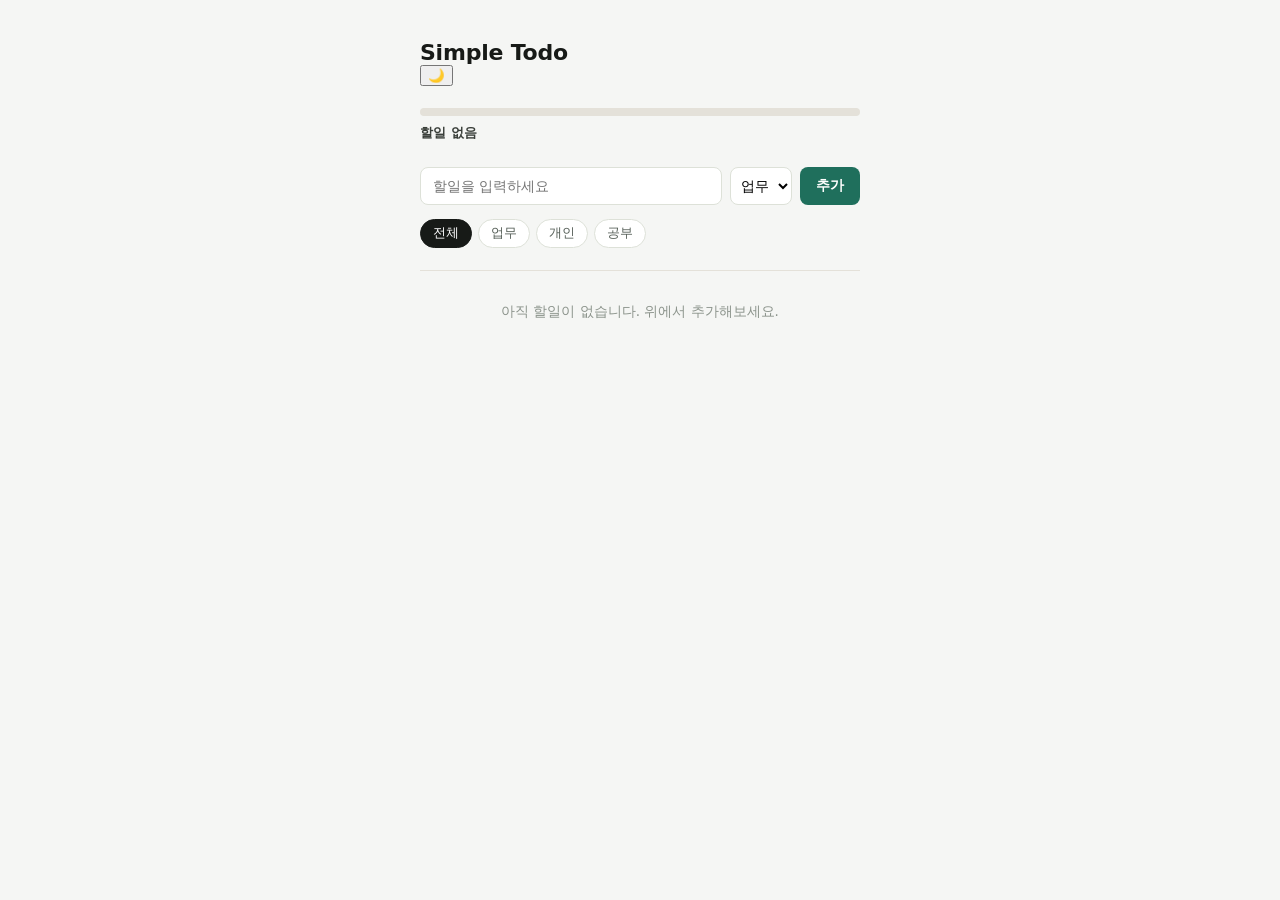
<file: index.html>
<!doctype html>
<html lang="ko">
  <head>
    <meta charset="UTF-8" />
    <meta name="viewport" content="width=device-width, initial-scale=1.0" />
    <title>Simple Todo</title>
    <link rel="stylesheet" href="css/style.css" />
  </head>
  <body>
    <div id="app">
      <div id="app-header">
        <h1>Simple Todo</h1>
        <button type="button" id="theme-toggle" aria-label="다크모드 전환"></button>
      </div>

      <section id="progress">
        <div id="progress-track"><div id="progress-fill"></div></div>
        <p id="progress-text"></p>
        <p id="progress-by-category"></p>
      </section>

      <form id="todo-form">
        <input type="text" id="todo-input" placeholder="할일을 입력하세요" autocomplete="off" />
        <select id="todo-category">
          <option value="work">업무</option>
          <option value="personal">개인</option>
          <option value="study">공부</option>
        </select>
        <button type="submit">추가</button>
      </form>

      <div id="filter-row">
        <button type="button" class="filter-btn active" data-filter="all">전체</button>
        <button type="button" class="filter-btn" data-filter="work">업무</button>
        <button type="button" class="filter-btn" data-filter="personal">개인</button>
        <button type="button" class="filter-btn" data-filter="study">공부</button>
      </div>

      <ul id="todo-list"></ul>
    </div>
    <script type="module" src="js/app.js"></script>
  </body>
</html>
</file>
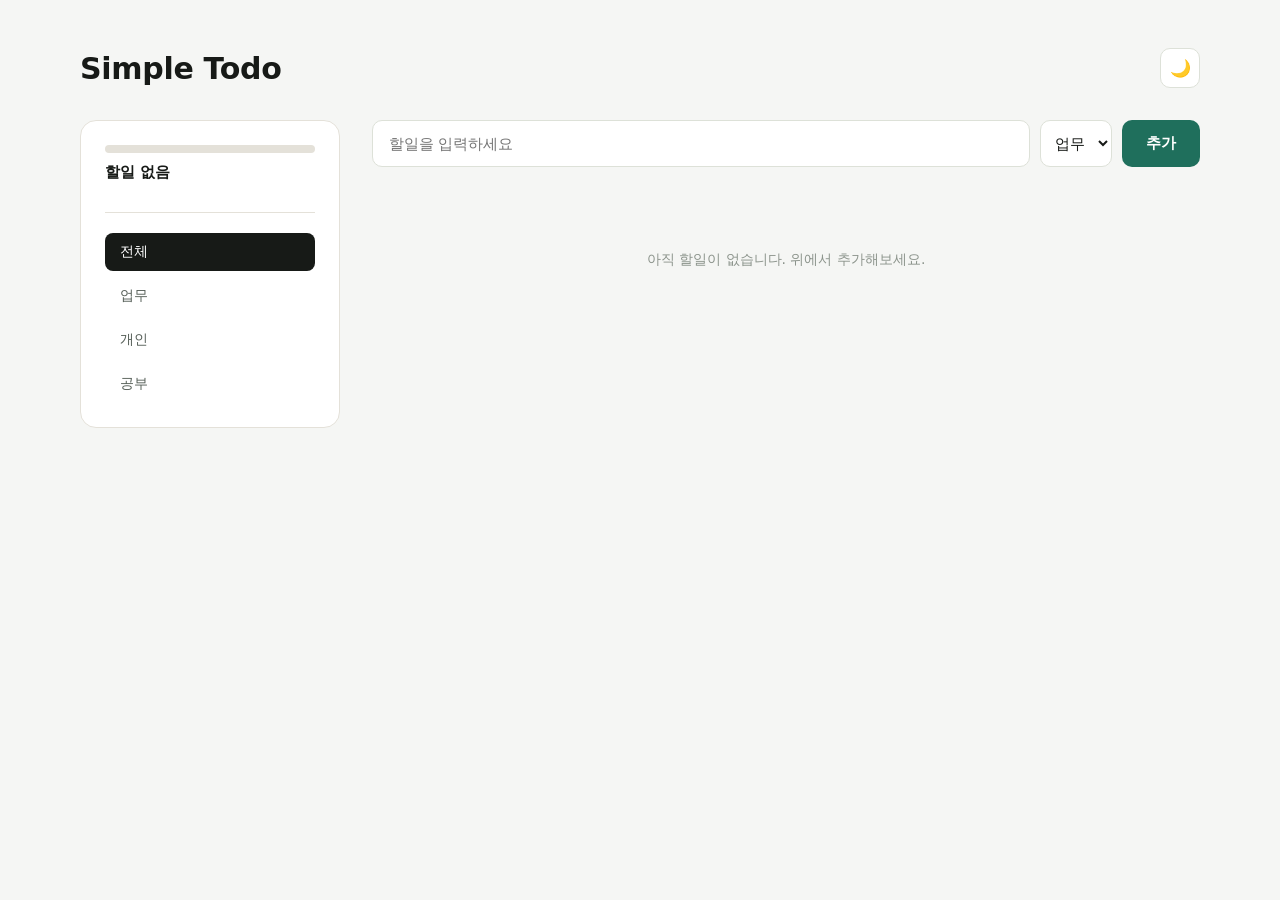
<file: web_version/index.html>
<!doctype html>
<html lang="ko">
  <head>
    <meta charset="UTF-8" />
    <meta name="viewport" content="width=device-width, initial-scale=1.0" />
    <title>Simple Todo</title>
    <link rel="stylesheet" href="css/style.css" />
  </head>
  <body>
    <div id="app">
      <header id="app-header">
        <h1>Simple Todo</h1>
        <button type="button" id="theme-toggle" aria-label="다크모드 전환"></button>
      </header>

      <div id="layout">
        <aside id="sidebar">
          <section id="progress">
            <div id="progress-track"><div id="progress-fill"></div></div>
            <p id="progress-text"></p>
            <p id="progress-by-category"></p>
          </section>

          <nav id="filter-row">
            <button type="button" class="filter-btn active" data-filter="all">전체</button>
            <button type="button" class="filter-btn" data-filter="work">업무</button>
            <button type="button" class="filter-btn" data-filter="personal">개인</button>
            <button type="button" class="filter-btn" data-filter="study">공부</button>
          </nav>
        </aside>

        <main id="main">
          <form id="todo-form">
            <input type="text" id="todo-input" placeholder="할일을 입력하세요" autocomplete="off" />
            <select id="todo-category">
              <option value="work">업무</option>
              <option value="personal">개인</option>
              <option value="study">공부</option>
            </select>
            <button type="submit">추가</button>
          </form>

          <ul id="todo-list"></ul>
        </main>
      </div>
    </div>
    <script type="module" src="../js/app.js"></script>
  </body>
</html>
</file>
<file: css/style.css>
* {
  box-sizing: border-box;
}

body {
  margin: 0;
  font-family: system-ui, -apple-system, 'Segoe UI', sans-serif;
  background: #f5f6f4;
  color: #171a17;
  -webkit-font-smoothing: antialiased;
}

#app {
  max-width: 480px;
  margin: 0 auto;
  padding: 40px 20px 64px;
  display: flex;
  flex-direction: column;
  gap: 22px;
}

h1 {
  margin: 0;
  font-size: 22px;
  font-weight: 800;
  letter-spacing: -0.01em;
}

#progress-track {
  height: 8px;
  border-radius: 100px;
  background: #e4e1d9;
  overflow: hidden;
}

#progress-fill {
  height: 100%;
  width: 0%;
  background: #1f6f5c;
  border-radius: 100px;
  transition: width 0.15s ease;
}

#progress-text {
  margin: 8px 0 0;
  font-size: 13px;
  font-weight: 600;
  color: #3a3f3a;
}

#progress-by-category {
  margin: 3px 0 0;
  font-size: 12.5px;
  color: #8c948c;
}

#todo-form {
  display: flex;
  gap: 8px;
}

#todo-input {
  flex: 1;
  padding: 9px 12px;
  border: 1px solid #dde1d8;
  border-radius: 8px;
  font-size: 14px;
  background: #fff;
}

#todo-input:focus,
.edit-input:focus {
  outline: none;
  border-color: #1f6f5c;
  box-shadow: 0 0 0 3px rgba(31, 111, 92, 0.12);
}

#todo-category,
.edit-select {
  padding: 9px 6px;
  border: 1px solid #dde1d8;
  border-radius: 8px;
  font-size: 14px;
  background: #fff;
}

#todo-form button {
  padding: 9px 16px;
  border: none;
  border-radius: 8px;
  background: #1f6f5c;
  color: #fff;
  font-size: 14px;
  font-weight: 600;
  cursor: pointer;
}

#todo-form button:hover {
  background: #185a4a;
}

#filter-row {
  display: flex;
  gap: 6px;
  margin-top: -8px;
}

.filter-btn {
  padding: 5px 12px;
  border: 1px solid #dde1d8;
  border-radius: 100px;
  background: #fff;
  color: #565f58;
  font-size: 12.5px;
  cursor: pointer;
}

.filter-btn:hover {
  border-color: #b9c0b6;
}

.filter-btn.active {
  background: #171a17;
  border-color: #171a17;
  color: #fff;
}

#todo-list {
  list-style: none;
  margin: 0;
  padding: 0;
  display: flex;
  flex-direction: column;
  border-top: 1px solid #e4e1d9;
}

.todo-item {
  display: flex;
  align-items: center;
  gap: 10px;
  padding: 11px 4px;
  border-bottom: 1px solid #e4e1d9;
}

.todo-item input[type='checkbox'] {
  width: 16px;
  height: 16px;
  accent-color: #1f6f5c;
  flex-shrink: 0;
  cursor: pointer;
}

.todo-title {
  flex: 1;
  font-size: 14px;
  word-break: break-word;
}

.todo-item.completed .todo-title {
  text-decoration: line-through;
  color: #8c948c;
}

.todo-item button {
  border: none;
  background: none;
  cursor: pointer;
  font-size: 14px;
  padding: 4px;
  border-radius: 6px;
  line-height: 1;
}

.todo-item button:hover {
  background: #e4e1d9;
}

.edit-input {
  flex: 1;
  padding: 5px 8px;
  border: 1px solid #1f6f5c;
  border-radius: 6px;
  font-size: 14px;
}

.cat-tag {
  font-size: 11px;
  font-weight: 600;
  padding: 2px 8px;
  border-radius: 100px;
  white-space: nowrap;
}

.cat-work {
  background: #e2e8f5;
  color: #3a5ba0;
}

.cat-personal {
  background: #ece2f1;
  color: #7b4b94;
}

.cat-study {
  background: #f3ead2;
  color: #a3760a;
}

.empty-state {
  padding: 32px 4px;
  text-align: center;
  font-size: 13.5px;
  color: #8c948c;
  border-bottom: none;
}
</file>
<file: web_version/css/style.css>
:root {
  color-scheme: light;
  --bg: #f5f6f4;
  --text: #171a17;
  --text-muted: #8c948c;
  --text-soft: #565f58;
  --surface: #fff;
  --border: #dde1d8;
  --border-soft: #e4e1d9;
  --hover-bg: #f0f1ec;
  --accent: #1f6f5c;
  --accent-hover: #185a4a;
  --active-bg: #171a17;
  --active-text: #fff;
  --cat-work-bg: #e2e8f5;
  --cat-work-text: #3a5ba0;
  --cat-personal-bg: #ece2f1;
  --cat-personal-text: #7b4b94;
  --cat-study-bg: #f3ead2;
  --cat-study-text: #a3760a;
}

:root[data-theme='dark'] {
  color-scheme: dark;
  --bg: #15171a;
  --text: #e9ebe8;
  --text-muted: #8a9088;
  --text-soft: #a7ada4;
  --surface: #1c1f22;
  --border: #2c3033;
  --border-soft: #2c3033;
  --hover-bg: #2a2e31;
  --accent: #35a187;
  --accent-hover: #2c8a73;
  --active-bg: #e9ebe8;
  --active-text: #15171a;
  --cat-work-bg: rgba(58, 91, 160, 0.25);
  --cat-work-text: #9db4e8;
  --cat-personal-bg: rgba(123, 75, 148, 0.25);
  --cat-personal-text: #d6a9ec;
  --cat-study-bg: rgba(163, 118, 10, 0.25);
  --cat-study-text: #eab84f;
}

* {
  box-sizing: border-box;
}

body {
  margin: 0;
  font-family: system-ui, -apple-system, 'Segoe UI', sans-serif;
  background: var(--bg);
  color: var(--text);
  -webkit-font-smoothing: antialiased;
}

#app {
  max-width: 1200px;
  margin: 0 auto;
  padding: 48px 40px 80px;
}

#app-header {
  margin-bottom: 32px;
  display: flex;
  align-items: center;
  justify-content: space-between;
}

#app-header h1 {
  margin: 0;
  font-size: 30px;
  font-weight: 800;
  letter-spacing: -0.01em;
}

#theme-toggle {
  border: 1px solid var(--border);
  background: var(--surface);
  border-radius: 10px;
  width: 40px;
  height: 40px;
  font-size: 17px;
  line-height: 1;
  cursor: pointer;
}

#theme-toggle:hover {
  background: var(--hover-bg);
}

#layout {
  display: grid;
  grid-template-columns: 260px 1fr;
  gap: 32px;
  align-items: start;
}

#sidebar {
  position: sticky;
  top: 48px;
  display: flex;
  flex-direction: column;
  gap: 24px;
  background: var(--surface);
  border: 1px solid var(--border-soft);
  border-radius: 16px;
  padding: 24px;
}

#progress-track {
  height: 8px;
  border-radius: 100px;
  background: var(--border-soft);
  overflow: hidden;
}

#progress-fill {
  height: 100%;
  width: 0%;
  background: var(--accent);
  border-radius: 100px;
  transition: width 0.15s ease;
}

#progress-text {
  margin: 10px 0 0;
  font-size: 15px;
  font-weight: 700;
  color: var(--text);
}

#progress-by-category {
  margin: 6px 0 0;
  font-size: 13px;
  color: var(--text-muted);
  line-height: 1.7;
}

#filter-row {
  display: flex;
  flex-direction: column;
  gap: 6px;
  border-top: 1px solid var(--border-soft);
  padding-top: 20px;
}

.filter-btn {
  padding: 9px 14px;
  border: 1px solid transparent;
  border-radius: 8px;
  background: transparent;
  color: var(--text-soft);
  font-size: 14px;
  text-align: left;
  cursor: pointer;
}

.filter-btn:hover {
  background: var(--hover-bg);
}

.filter-btn.active {
  background: var(--active-bg);
  color: var(--active-text);
}

#main {
  min-width: 0;
}

#todo-form {
  display: flex;
  gap: 10px;
  margin-bottom: 24px;
}

#todo-input {
  flex: 1;
  padding: 13px 16px;
  border: 1px solid var(--border);
  border-radius: 10px;
  font-size: 15px;
  background: var(--surface);
  color: var(--text);
}

#todo-input:focus,
.edit-input:focus {
  outline: none;
  border-color: var(--accent);
  box-shadow: 0 0 0 3px rgba(31, 111, 92, 0.12);
}

#todo-category,
.edit-select {
  padding: 13px 10px;
  border: 1px solid var(--border);
  border-radius: 10px;
  font-size: 15px;
  background: var(--surface);
  color: var(--text);
}

#todo-form button {
  padding: 13px 24px;
  border: none;
  border-radius: 10px;
  background: var(--accent);
  color: #fff;
  font-size: 15px;
  font-weight: 600;
  cursor: pointer;
}

#todo-form button:hover {
  background: var(--accent-hover);
}

#todo-list {
  list-style: none;
  margin: 0;
  padding: 0;
  display: grid;
  grid-template-columns: repeat(auto-fill, minmax(300px, 1fr));
  gap: 14px;
}

.todo-item {
  display: flex;
  align-items: center;
  gap: 10px;
  padding: 16px;
  background: var(--surface);
  border: 1px solid var(--border-soft);
  border-radius: 12px;
}

.todo-item input[type='checkbox'] {
  width: 17px;
  height: 17px;
  accent-color: var(--accent);
  flex-shrink: 0;
  cursor: pointer;
}

.todo-title {
  flex: 1;
  font-size: 14.5px;
  word-break: break-word;
}

.todo-item.completed {
  background: var(--bg);
}

.todo-item.completed .todo-title {
  text-decoration: line-through;
  color: var(--text-muted);
}

.todo-item button {
  border: none;
  background: none;
  cursor: pointer;
  font-size: 14px;
  padding: 5px;
  border-radius: 6px;
  line-height: 1;
}

.todo-item button:hover {
  background: var(--hover-bg);
}

.edit-input {
  flex: 1;
  padding: 6px 8px;
  border: 1px solid var(--accent);
  border-radius: 6px;
  font-size: 14px;
  background: var(--surface);
  color: var(--text);
}

.cat-tag {
  font-size: 11px;
  font-weight: 600;
  padding: 3px 9px;
  border-radius: 100px;
  white-space: nowrap;
}

.cat-work {
  background: var(--cat-work-bg);
  color: var(--cat-work-text);
}

.cat-personal {
  background: var(--cat-personal-bg);
  color: var(--cat-personal-text);
}

.cat-study {
  background: var(--cat-study-bg);
  color: var(--cat-study-text);
}

.empty-state {
  grid-column: 1 / -1;
  padding: 60px 4px;
  text-align: center;
  font-size: 14px;
  color: var(--text-muted);
}

@media (max-width: 860px) {
  #layout {
    grid-template-columns: 1fr;
  }

  #sidebar {
    position: static;
  }
}
</file>
